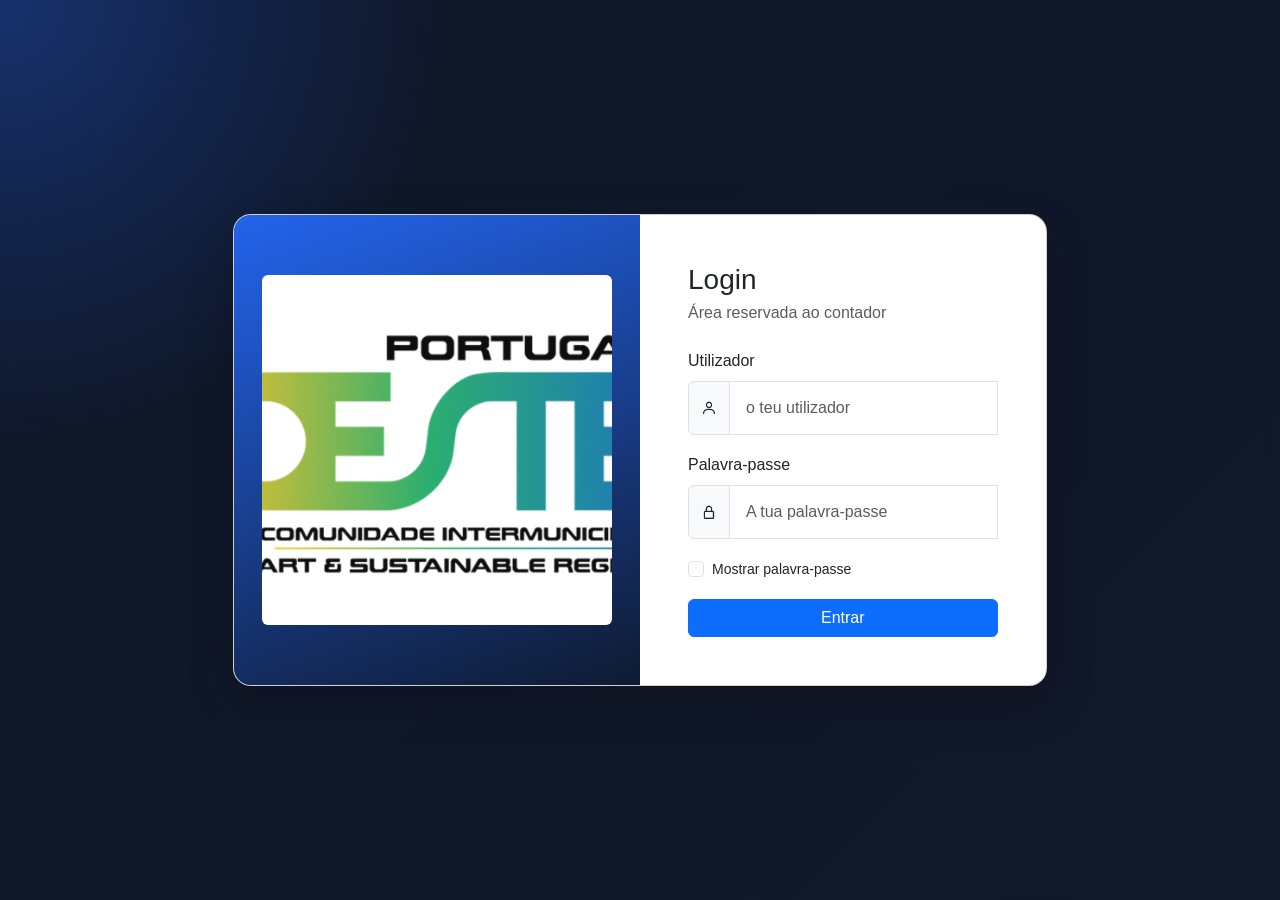
<file: Contador/BackOffice/index.html>
<!DOCTYPE html>
<html lang="pt">
<head>
    <meta charset="UTF-8">
    <meta name="viewport" content="width=device-width, initial-scale=1.0">
    <title>Backoffice | Mesa</title>
    <link rel="icon" href="assets/image/logo.ico">
    <meta name="robots" content="noindex">
    <link href="https://cdn.jsdelivr.net/npm/bootstrap@5.3.2/dist/css/bootstrap.min.css" rel="stylesheet">
    <link href="https://unpkg.com/boxicons@2.1.4/css/boxicons.min.css" rel="stylesheet">
    <link rel="stylesheet" href="assets/css/mesa.css">
</head>
<body class="mesa-body">
    <main class="container-fluid px-0 py-0 mesa-page">
        <div class="mesa-shell mx-auto">
            <header class="mesa-topbar mb-3">
                <div>
                    <p class="mesa-kicker mb-1">Mesa</p>
                    <h1 class="mesa-title mb-1">Níveis de assuntos</h1>
                    <p class="mesa-subtitle mb-0">Carrega em reset para desbloquear os temas e depois controla a fila dos partidos.</p>
                </div>
                <div class="mesa-userbox">
                    <div class="mesa-userchip">
                        <i class="bx bx-user-circle"></i>
                        <div>
                            <strong id="userName">Mesa</strong>
                            <small id="userRole">mesa</small>
                        </div>
                    </div>
                    <button class="btn btn-dark btn-sm" type="button" id="logoutBtn"><i class="bx bx-log-out me-1"></i>Sair</button>
                </div>
            </header>

            <div id="infoBanner" class="mb-3"></div>

            <section class="mesa-panel mesa-panel-top mb-3">
                <div class="d-flex flex-column flex-md-row justify-content-between align-items-start align-items-md-center gap-2 mb-3">
                    <div>
                        <div class="mesa-panel-label">Temas</div>
                        <h2 class="mesa-panel-title mb-0">Escolhe o nível de assunto</h2>
                    </div>
                    <button class="btn btn-outline-dark" type="button" id="resetBtn">
                        <i class="bx bx-reset me-1"></i>Reset
                    </button>
                </div>
                <div id="themeButtons" class="mesa-theme-strip"></div>
                <small id="themeHint" class="mesa-hint">Primeiro clica em reset para poderes escolher os temas.</small>
            </section>

            <section class="mesa-panel">
                <div class="d-flex flex-column flex-md-row justify-content-between align-items-start align-items-md-center gap-2 mb-3">
                    <div>
                        <div class="mesa-panel-label">Fila</div>
                        <h2 class="mesa-panel-title mb-0">Partidos</h2>
                    </div>
                    <span class="badge text-bg-light text-dark border">Tema ativo: <span id="selectedThemeLabel">Nenhum</span></span>
                </div>
                <div id="partiesGrid" class="mesa-party-grid"></div>
            </section>
        </div>
    </main>

    <script src="https://cdn.jsdelivr.net/npm/bootstrap@5.3.2/dist/js/bootstrap.bundle.min.js"></script>
    <script src="assets/js/mesa.js"></script>
</body>
</html>
</file>
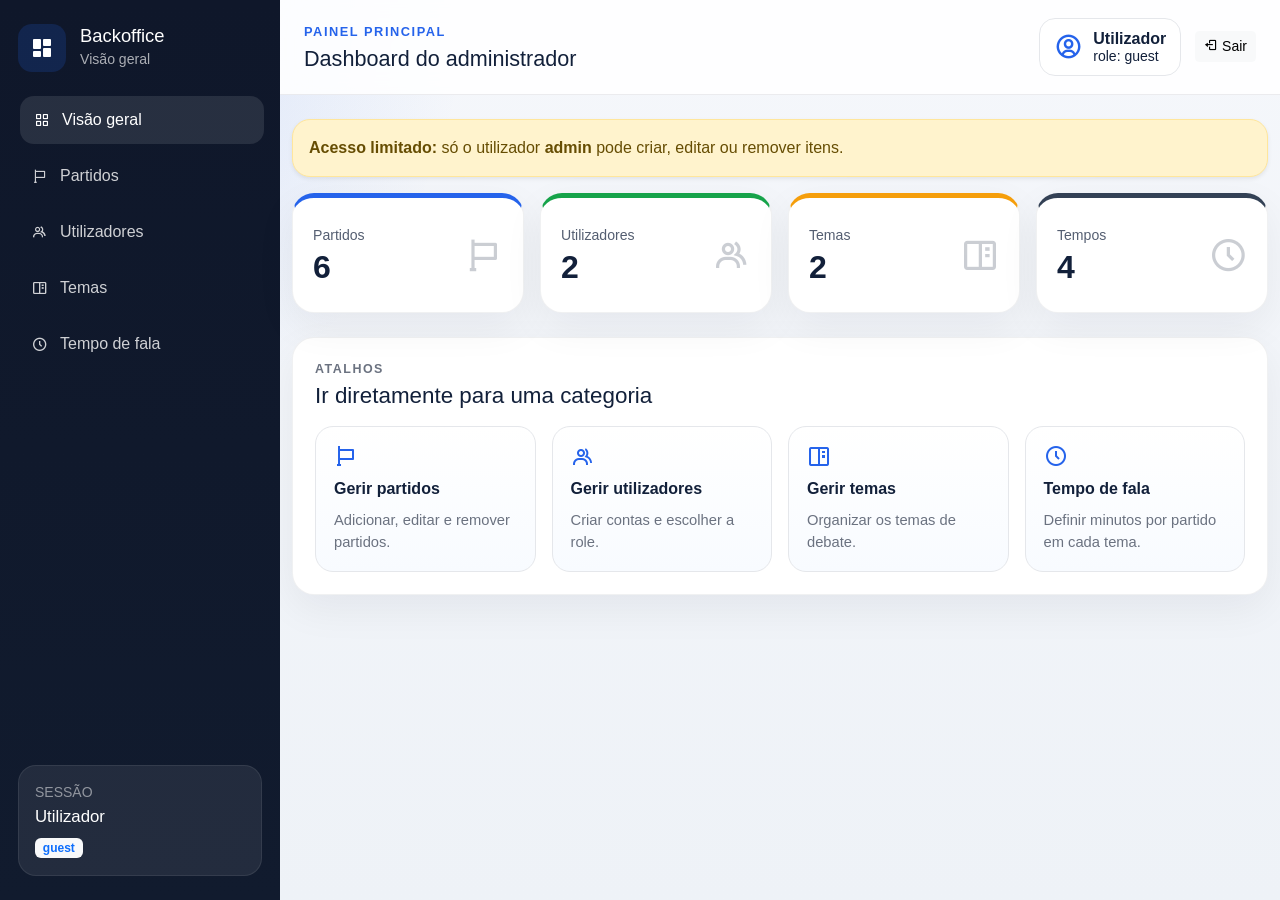
<file: Contador/BackOffice/admin/index.html>
<!doctype html>
<html lang="pt">
<head>
    <meta charset="utf-8">
    <meta name="viewport" content="width=device-width, initial-scale=1">
    <title>Backoffice | Visão Geral</title>
    <link rel="icon" href="../assets/image/logo.ico">
    <meta name="robots" content="noindex">
    <link href="https://cdn.jsdelivr.net/npm/bootstrap@5.3.2/dist/css/bootstrap.min.css" rel="stylesheet">
    <link href="https://unpkg.com/boxicons@2.1.4/css/boxicons.min.css" rel="stylesheet">
    <link rel="stylesheet" href="assets/css/admin.css">
</head>
<body data-page="overview">
    <div class="admin-app">
        <aside class="admin-sidebar" id="adminSidebar">
            <div class="sidebar-brand">
                <div class="brand-mark"><i class="bx bxs-dashboard"></i></div>
                <div>
                    <h1>Backoffice</h1>
                    <p>Visão geral</p>
                </div>
            </div>

            <nav class="sidebar-nav">
                <a href="index.html" class="nav-link active"><i class="bx bx-grid-alt"></i><span>Visão geral</span></a>
                <a href="partidos.html" class="nav-link"><i class="bx bx-flag"></i><span>Partidos</span></a>
                <a href="utilizadores.html" class="nav-link"><i class="bx bx-group"></i><span>Utilizadores</span></a>
                <a href="temas.html" class="nav-link"><i class="bx bx-book-content"></i><span>Temas</span></a>
                <a href="tempofala.html" class="nav-link"><i class="bx bx-time-five"></i><span>Tempo de fala</span></a>
            </nav>

            <div class="sidebar-card">
                <p class="mb-1 text-uppercase small text-white-50">Sessão</p>
                <h2 id="sidebarUserName">Admin</h2>
                <span class="badge text-bg-light text-primary" id="sidebarUserRole">admin</span>
            </div>
        </aside>

        <div class="admin-content">
            <header class="topbar">
                <button class="btn btn-outline-light d-lg-none" id="sidebarToggle" type="button"><i class="bx bx-menu"></i></button>
                <div>
                    <p class="topbar-kicker mb-1">Painel principal</p>
                    <h2 class="topbar-title mb-0">Dashboard do administrador</h2>
                </div>
                <div class="topbar-actions">
                    <div class="topbar-user">
                        <i class="bx bx-user-circle"></i>
                        <div>
                            <strong id="topbarUserName">Admin</strong>
                            <small id="topbarUserRole">role: admin</small>
                        </div>
                    </div>
                    <button class="btn btn-light btn-sm" type="button" id="logoutBtn"><i class="bx bx-log-out"></i> Sair</button>
                </div>
            </header>

            <main class="container-fluid py-4">
                <div id="accessAlert"></div>

                <section class="mb-4">
                    <div class="row g-3">
                        <div class="col-12 col-sm-6 col-xl-3">
                            <div class="stat-card stat-primary">
                                <div><span>Partidos</span><strong id="partyCountOverview">0</strong></div>
                                <i class="bx bx-flag"></i>
                            </div>
                        </div>
                        <div class="col-12 col-sm-6 col-xl-3">
                            <div class="stat-card stat-green">
                                <div><span>Utilizadores</span><strong id="userCountOverview">0</strong></div>
                                <i class="bx bx-group"></i>
                            </div>
                        </div>
                        <div class="col-12 col-sm-6 col-xl-3">
                            <div class="stat-card stat-orange">
                                <div><span>Temas</span><strong id="themeCountOverview">0</strong></div>
                                <i class="bx bx-book-content"></i>
                            </div>
                        </div>
                        <div class="col-12 col-sm-6 col-xl-3">
                            <div class="stat-card stat-dark">
                                <div><span>Tempos</span><strong id="timeCountOverview">0</strong></div>
                                <i class="bx bx-time-five"></i>
                            </div>
                        </div>
                    </div>
                </section>

                <section class="dashboard-section">
                    <div class="panel-card">
                        <div class="section-header">
                            <div>
                                <p class="section-kicker mb-1">Atalhos</p>
                                <h3 class="section-title mb-0">Ir diretamente para uma categoria</h3>
                            </div>
                        </div>

                        <div class="shortcut-grid">
                            <a class="shortcut-card" href="partidos.html">
                                <i class="bx bx-flag"></i>
                                <strong>Gerir partidos</strong>
                                <span>Adicionar, editar e remover partidos.</span>
                            </a>
                            <a class="shortcut-card" href="utilizadores.html">
                                <i class="bx bx-group"></i>
                                <strong>Gerir utilizadores</strong>
                                <span>Criar contas e escolher a role.</span>
                            </a>
                            <a class="shortcut-card" href="temas.html">
                                <i class="bx bx-book-content"></i>
                                <strong>Gerir temas</strong>
                                <span>Organizar os temas de debate.</span>
                            </a>
                            <a class="shortcut-card" href="tempofala.html">
                                <i class="bx bx-time-five"></i>
                                <strong>Tempo de fala</strong>
                                <span>Definir minutos por partido em cada tema.</span>
                            </a>
                        </div>
                    </div>
                </section>
            </main>
        </div>
    </div>

    <script src="https://cdn.jsdelivr.net/npm/bootstrap@5.3.2/dist/js/bootstrap.bundle.min.js"></script>
    <script src="assets/js/admin.js"></script>
</body>
</html>
</file>
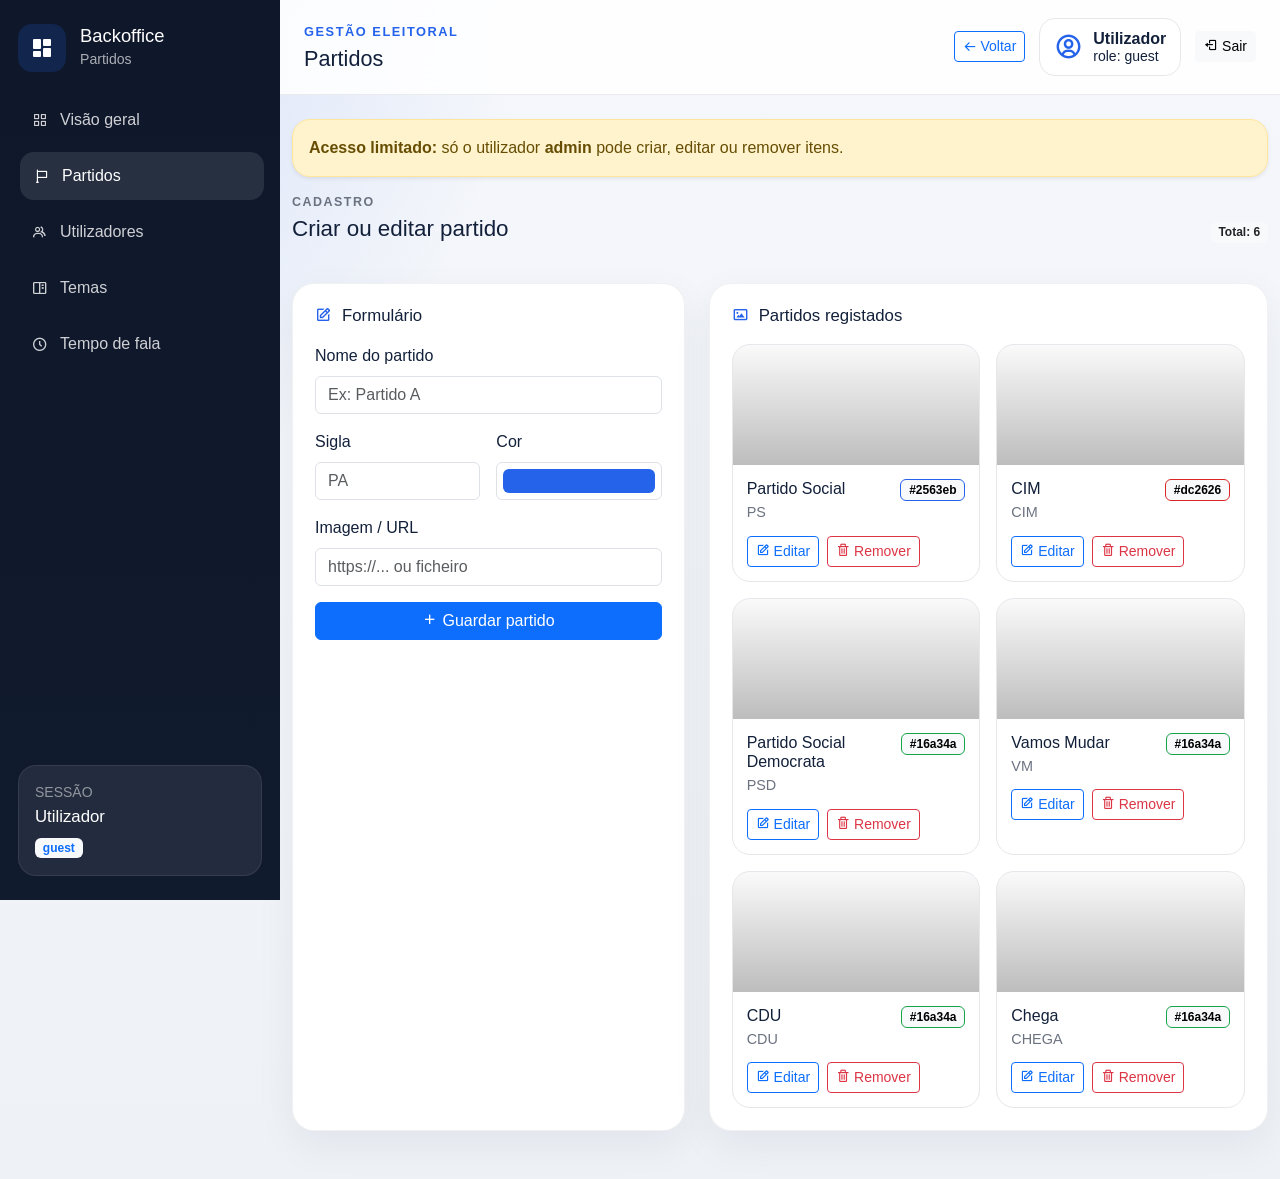
<file: Contador/BackOffice/admin/partidos.html>
<!doctype html>
<html lang="pt">
<head>
    <meta charset="utf-8">
    <meta name="viewport" content="width=device-width, initial-scale=1">
    <title>Backoffice | Partidos</title>
    <meta name="robots" content="noindex">
    <link href="https://cdn.jsdelivr.net/npm/bootstrap@5.3.2/dist/css/bootstrap.min.css" rel="stylesheet">
    <link href="https://unpkg.com/boxicons@2.1.4/css/boxicons.min.css" rel="stylesheet">
    <link rel="stylesheet" href="assets/css/admin.css">
</head>
<body data-page="partidos">
    <div class="admin-app">
        <aside class="admin-sidebar" id="adminSidebar">
            <div class="sidebar-brand"><div class="brand-mark"><i class="bx bxs-dashboard"></i></div><div><h1>Backoffice</h1><p>Partidos</p></div></div>
            <nav class="sidebar-nav">
                <a href="index.html" class="nav-link"><i class="bx bx-grid-alt"></i><span>Visão geral</span></a>
                <a href="partidos.html" class="nav-link active"><i class="bx bx-flag"></i><span>Partidos</span></a>
                <a href="utilizadores.html" class="nav-link"><i class="bx bx-group"></i><span>Utilizadores</span></a>
                <a href="temas.html" class="nav-link"><i class="bx bx-book-content"></i><span>Temas</span></a>
                <a href="tempofala.html" class="nav-link"><i class="bx bx-time-five"></i><span>Tempo de fala</span></a>
            </nav>
            <div class="sidebar-card"><p class="mb-1 text-uppercase small text-white-50">Sessão</p><h2 id="sidebarUserName">Admin</h2><span class="badge text-bg-light text-primary" id="sidebarUserRole">admin</span></div>
        </aside>
        <div class="admin-content">
            <header class="topbar">
                <button class="btn btn-outline-light d-lg-none" id="sidebarToggle" type="button"><i class="bx bx-menu"></i></button>
                <div><p class="topbar-kicker mb-1">Gestão eleitoral</p><h2 class="topbar-title mb-0">Partidos</h2></div>
                <div class="topbar-actions"><div class="topbar-user"><i class="bx bx-user-circle"></i><div><strong id="topbarUserName">Admin</strong><small id="topbarUserRole">role: admin</small></div></div><button class="btn btn-light btn-sm" type="button" id="logoutBtn"><i class="bx bx-log-out"></i> Sair</button></div>
            </header>
            <main class="container-fluid py-4">
                <div id="accessAlert"></div>
                <section class="dashboard-section mb-4">
                    <div class="section-header"><div><p class="section-kicker mb-1">Cadastro</p><h3 class="section-title mb-0">Criar ou editar partido</h3></div><span class="badge text-bg-light text-dark">Total: <span id="partyCount">0</span></span></div>
                    <div class="row g-4 mt-1">
                        <div class="col-12 col-xl-5">
                            <div class="panel-card h-100">
                                <h4 class="panel-title"><i class="bx bx-edit"></i> Formulário</h4>
                                <form id="partyForm" class="row g-3">
                                    <div class="col-12"><label class="form-label" for="partyName">Nome do partido</label><input class="form-control" id="partyName" type="text" placeholder="Ex: Partido A"></div>
                                    <div class="col-12 col-md-6"><label class="form-label" for="partyShort">Sigla</label><input class="form-control" id="partyShort" type="text" placeholder="PA"></div>
                                    <div class="col-12 col-md-6"><label class="form-label" for="partyColor">Cor</label><input class="form-control form-control-color w-100" id="partyColor" type="color" value="#2563eb"></div>
                                    <div class="col-12"><label class="form-label" for="partyImage">Imagem / URL</label><input class="form-control" id="partyImage" type="text" placeholder="https://... ou ficheiro"></div>
                                    <div class="col-12 d-grid"><button class="btn btn-primary" id="partySubmitButton" type="submit"><i class="bx bx-plus"></i> Guardar partido</button></div>
                                    <div class="col-12 d-grid"><button class="btn btn-outline-secondary d-none" type="button" id="cancelPartyEdit"><i class="bx bx-x"></i> Cancelar edição</button></div>
                                </form>
                            </div>
                        </div>
                        <div class="col-12 col-xl-7">
                            <div class="panel-card h-100">
                                <h4 class="panel-title"><i class="bx bx-image"></i> Partidos registados</h4>
                                <div class="party-grid" id="partyGrid"></div>
                            </div>
                        </div>
                    </div>
                </section>
            </main>
        </div>
    </div>
    <script src="https://cdn.jsdelivr.net/npm/bootstrap@5.3.2/dist/js/bootstrap.bundle.min.js"></script>
    <script src="assets/js/admin.js"></script>
</body>
</html>
</file>
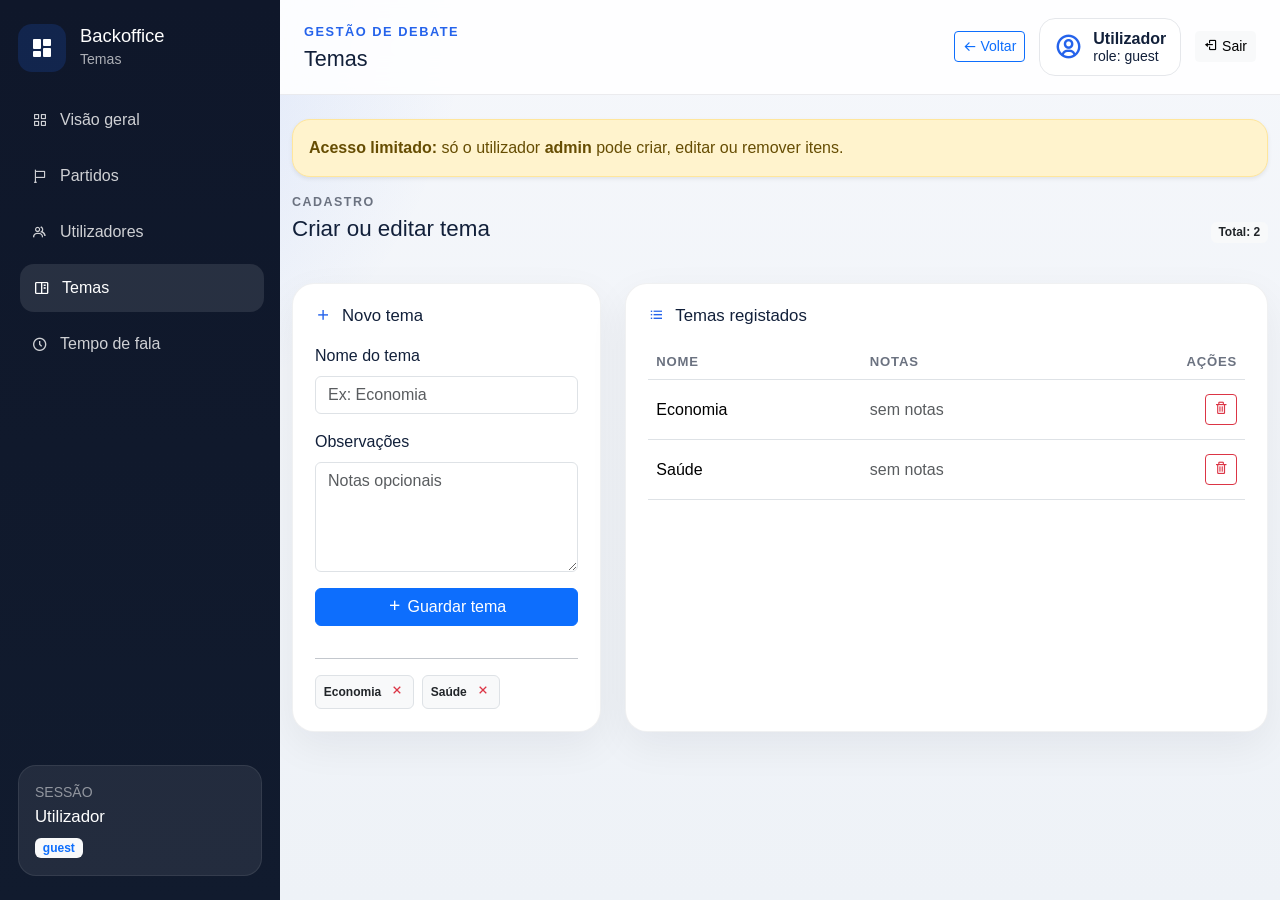
<file: Contador/BackOffice/admin/temas.html>
<!doctype html>
<html lang="pt">
<head>
    <meta charset="utf-8">
    <meta name="viewport" content="width=device-width, initial-scale=1">
    <title>Backoffice | Temas</title>
    <meta name="robots" content="noindex">
    <link href="https://cdn.jsdelivr.net/npm/bootstrap@5.3.2/dist/css/bootstrap.min.css" rel="stylesheet">
    <link href="https://unpkg.com/boxicons@2.1.4/css/boxicons.min.css" rel="stylesheet">
    <link rel="stylesheet" href="assets/css/admin.css">
</head>
<body data-page="temas">
    <div class="admin-app">
        <aside class="admin-sidebar" id="adminSidebar">
            <div class="sidebar-brand"><div class="brand-mark"><i class="bx bxs-dashboard"></i></div><div><h1>Backoffice</h1><p>Temas</p></div></div>
            <nav class="sidebar-nav">
                <a href="index.html" class="nav-link"><i class="bx bx-grid-alt"></i><span>Visão geral</span></a>
                <a href="partidos.html" class="nav-link"><i class="bx bx-flag"></i><span>Partidos</span></a>
                <a href="utilizadores.html" class="nav-link"><i class="bx bx-group"></i><span>Utilizadores</span></a>
                <a href="temas.html" class="nav-link active"><i class="bx bx-book-content"></i><span>Temas</span></a>
                <a href="tempofala.html" class="nav-link"><i class="bx bx-time-five"></i><span>Tempo de fala</span></a>
            </nav>
            <div class="sidebar-card"><p class="mb-1 text-uppercase small text-white-50">Sessão</p><h2 id="sidebarUserName">Admin</h2><span class="badge text-bg-light text-primary" id="sidebarUserRole">admin</span></div>
        </aside>
        <div class="admin-content">
            <header class="topbar">
                <button class="btn btn-outline-light d-lg-none" id="sidebarToggle" type="button"><i class="bx bx-menu"></i></button>
                <div><p class="topbar-kicker mb-1">Gestão de debate</p><h2 class="topbar-title mb-0">Temas</h2></div>
                <div class="topbar-actions"><div class="topbar-user"><i class="bx bx-user-circle"></i><div><strong id="topbarUserName">Admin</strong><small id="topbarUserRole">role: admin</small></div></div><button class="btn btn-light btn-sm" type="button" id="logoutBtn"><i class="bx bx-log-out"></i> Sair</button></div>
            </header>
            <main class="container-fluid py-4">
                <div id="accessAlert"></div>
                <section class="dashboard-section mb-4">
                    <div class="section-header"><div><p class="section-kicker mb-1">Cadastro</p><h3 class="section-title mb-0">Criar ou editar tema</h3></div><span class="badge text-bg-light text-dark">Total: <span id="themeCount">0</span></span></div>
                    <div class="row g-4 mt-1">
                        <div class="col-12 col-xl-4">
                            <div class="panel-card h-100">
                                <h4 class="panel-title"><i class="bx bx-plus"></i> Novo tema</h4>
                                <form id="themeForm" class="row g-3">
                                    <div class="col-12"><label class="form-label" for="themeName">Nome do tema</label><input class="form-control" id="themeName" type="text" placeholder="Ex: Economia"></div>
                                    <div class="col-12"><label class="form-label" for="themeNotes">Observações</label><textarea class="form-control" id="themeNotes" rows="4" placeholder="Notas opcionais"></textarea></div>
                                    <div class="col-12 d-grid"><button class="btn btn-primary" id="themeSubmitButton" type="submit"><i class="bx bx-plus"></i> Guardar tema</button></div>
                                    <div class="col-12 d-grid"><button class="btn btn-outline-secondary d-none" type="button" id="cancelThemeEdit"><i class="bx bx-x"></i> Cancelar edição</button></div>
                                </form>
                                <hr>
                                <div class="d-flex flex-wrap gap-2" id="themeBadges"></div>
                            </div>
                        </div>
                        <div class="col-12 col-xl-8">
                            <div class="panel-card h-100">
                                <h4 class="panel-title"><i class="bx bx-list-ul"></i> Temas registados</h4>
                                <div class="table-responsive">
                                    <table class="table align-middle table-hover users-table">
                                        <thead><tr><th>Nome</th><th>Notas</th><th class="text-end">Ações</th></tr></thead>
                                        <tbody id="temasTable"></tbody>
                                    </table>
                                </div>
                            </div>
                        </div>
                    </div>
                </section>
            </main>
        </div>
    </div>
    <script src="https://cdn.jsdelivr.net/npm/bootstrap@5.3.2/dist/js/bootstrap.bundle.min.js"></script>
    <script src="assets/js/admin.js"></script>
</body>
</html>
</file>
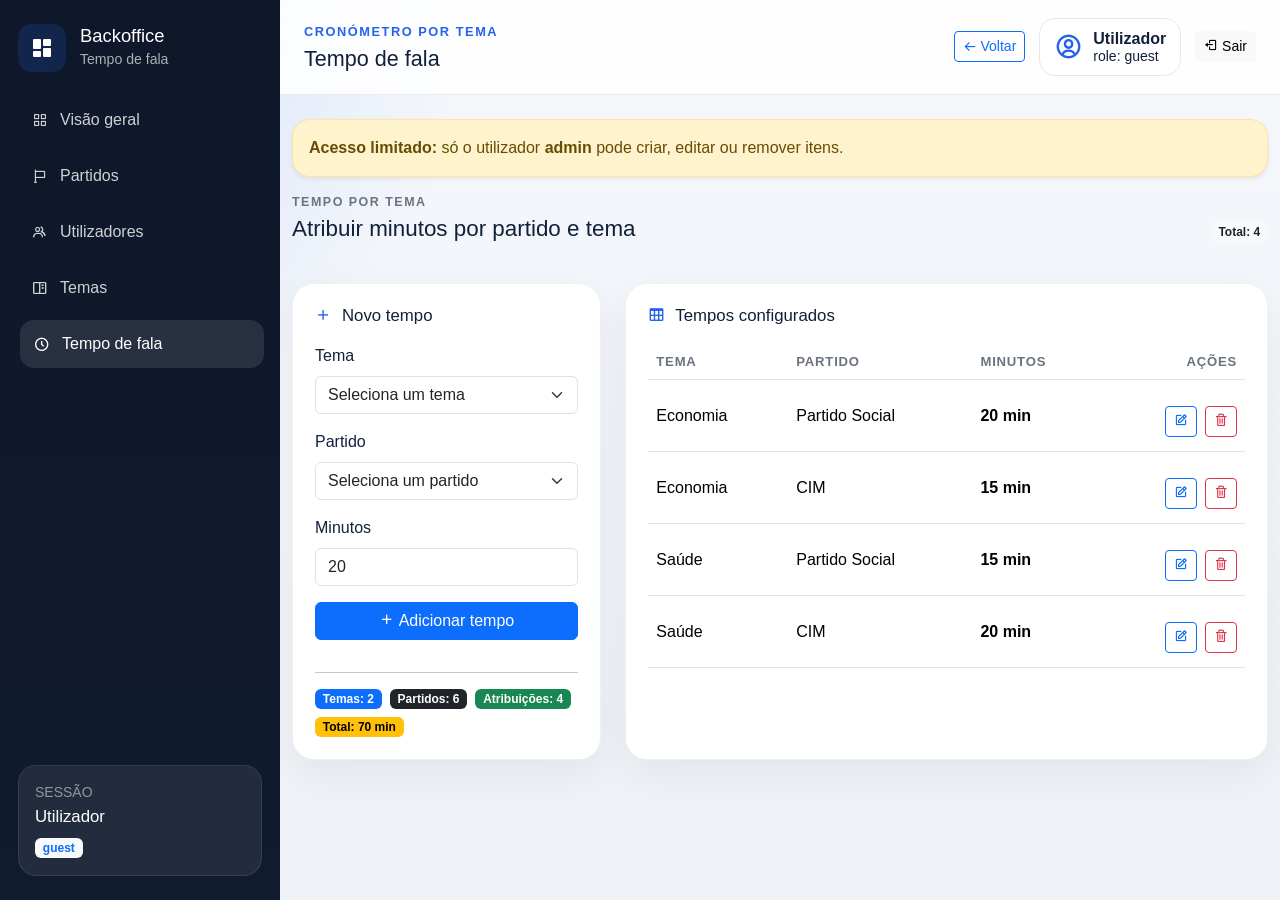
<file: Contador/BackOffice/admin/tempofala.html>
<!doctype html>
<html lang="pt">
<head>
    <meta charset="utf-8">
    <meta name="viewport" content="width=device-width, initial-scale=1">
    <title>Backoffice | Tempo de Fala</title>
    <meta name="robots" content="noindex">
    <link href="https://cdn.jsdelivr.net/npm/bootstrap@5.3.2/dist/css/bootstrap.min.css" rel="stylesheet">
    <link href="https://unpkg.com/boxicons@2.1.4/css/boxicons.min.css" rel="stylesheet">
    <link rel="stylesheet" href="assets/css/admin.css">
</head>
<body data-page="tempofala">
    <div class="admin-app">
        <aside class="admin-sidebar" id="adminSidebar">
            <div class="sidebar-brand"><div class="brand-mark"><i class="bx bxs-dashboard"></i></div><div><h1>Backoffice</h1><p>Tempo de fala</p></div></div>
            <nav class="sidebar-nav">
                <a href="index.html" class="nav-link"><i class="bx bx-grid-alt"></i><span>Visão geral</span></a>
                <a href="partidos.html" class="nav-link"><i class="bx bx-flag"></i><span>Partidos</span></a>
                <a href="utilizadores.html" class="nav-link"><i class="bx bx-group"></i><span>Utilizadores</span></a>
                <a href="temas.html" class="nav-link"><i class="bx bx-book-content"></i><span>Temas</span></a>
                <a href="tempofala.html" class="nav-link active"><i class="bx bx-time-five"></i><span>Tempo de fala</span></a>
            </nav>
            <div class="sidebar-card"><p class="mb-1 text-uppercase small text-white-50">Sessão</p><h2 id="sidebarUserName">Admin</h2><span class="badge text-bg-light text-primary" id="sidebarUserRole">admin</span></div>
        </aside>
        <div class="admin-content">
            <header class="topbar">
                <button class="btn btn-outline-light d-lg-none" id="sidebarToggle" type="button"><i class="bx bx-menu"></i></button>
                <div><p class="topbar-kicker mb-1">Cronómetro por tema</p><h2 class="topbar-title mb-0">Tempo de fala</h2></div>
                <div class="topbar-actions"><div class="topbar-user"><i class="bx bx-user-circle"></i><div><strong id="topbarUserName">Admin</strong><small id="topbarUserRole">role: admin</small></div></div><button class="btn btn-light btn-sm" type="button" id="logoutBtn"><i class="bx bx-log-out"></i> Sair</button></div>
            </header>
            <main class="container-fluid py-4">
                <div id="accessAlert"></div>
                <section class="dashboard-section mb-4">
                    <div class="section-header"><div><p class="section-kicker mb-1">Tempo por tema</p><h3 class="section-title mb-0">Atribuir minutos por partido e tema</h3></div><span class="badge text-bg-light text-dark">Total: <span id="timeSummary">0</span></span></div>
                    <div class="row g-4 mt-1">
                        <div class="col-12 col-xl-4">
                            <div class="panel-card h-100">
                                <h4 class="panel-title"><i class="bx bx-plus"></i> Novo tempo</h4>
                                <form id="speakingTimeForm" class="row g-3">
                                    <div class="col-12"><label class="form-label" for="speakingTheme">Tema</label><select class="form-select" id="speakingTheme"></select></div>
                                    <div class="col-12"><label class="form-label" for="speakingParty">Partido</label><select class="form-select" id="speakingParty"></select></div>
                                    <div class="col-12"><label class="form-label" for="speakingMinutes">Minutos</label><input class="form-control" id="speakingMinutes" type="number" min="1" step="1" value="20"></div>
                                    <div class="col-12 d-grid"><button class="btn btn-primary" id="speakingTimeSubmitButton" type="submit"><i class="bx bx-plus"></i> Adicionar tempo</button></div>
                                    <div class="col-12 d-grid"><button class="btn btn-outline-secondary d-none" type="button" id="cancelSpeakingTimeEdit"><i class="bx bx-x"></i> Cancelar edição</button></div>
                                </form>
                                <hr>
                                <div class="d-flex flex-wrap gap-2" id="timeBadges"></div>
                            </div>
                        </div>
                        <div class="col-12 col-xl-8">
                            <div class="panel-card h-100">
                                <h4 class="panel-title"><i class="bx bx-table"></i> Tempos configurados</h4>
                                <div class="table-responsive">
                                    <table class="table align-middle table-hover users-table">
                                        <thead><tr><th>Tema</th><th>Partido</th><th>Minutos</th><th class="text-end">Ações</th></tr></thead>
                                        <tbody id="tempofalaTable"></tbody>
                                    </table>
                                </div>
                            </div>
                        </div>
                    </div>
                </section>
            </main>
        </div>
    </div>
    <script src="https://cdn.jsdelivr.net/npm/bootstrap@5.3.2/dist/js/bootstrap.bundle.min.js"></script>
    <script src="assets/js/admin.js"></script>
</body>
</html>
</file>
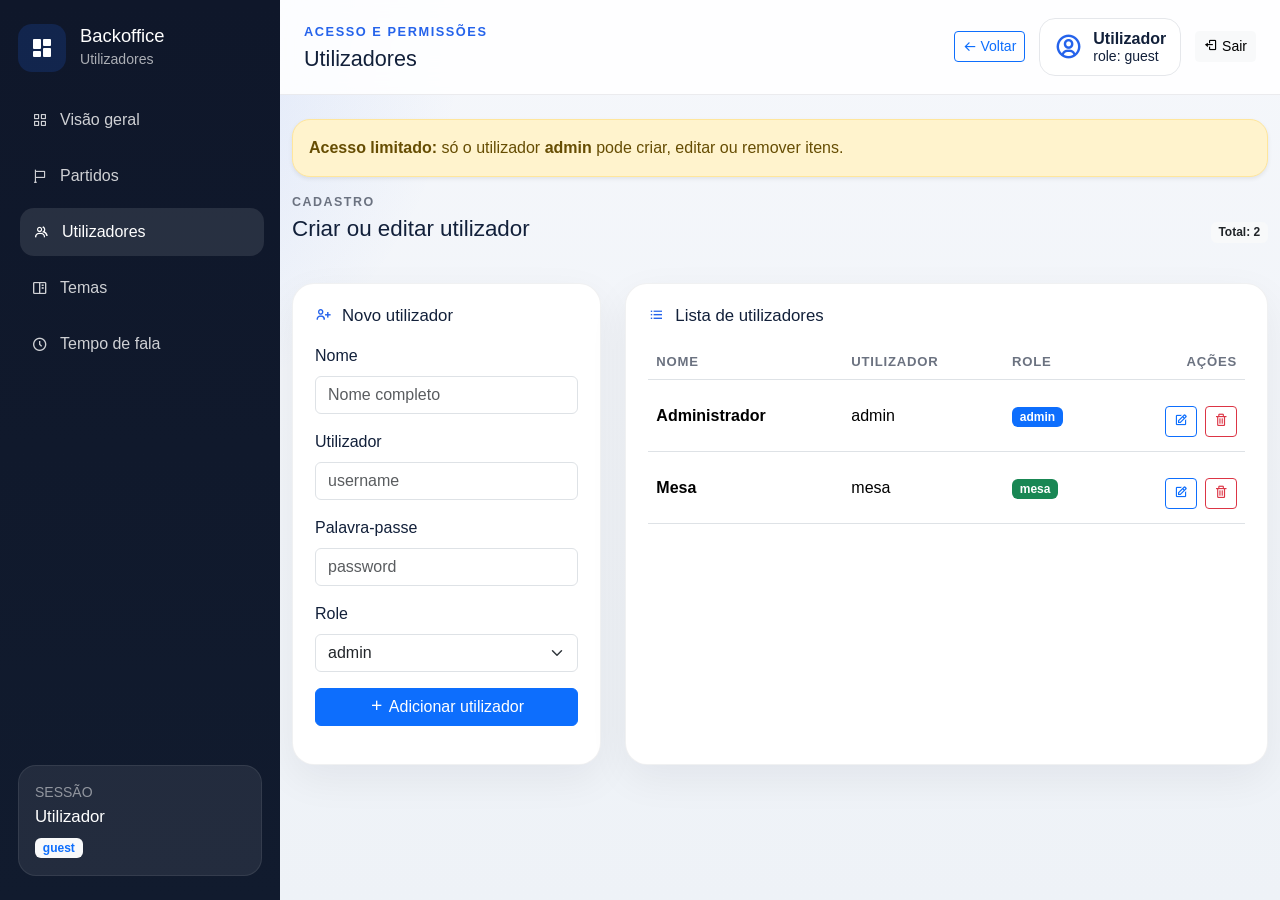
<file: Contador/BackOffice/admin/utilizadores.html>
<!doctype html>
<html lang="pt">
<head>
    <meta charset="utf-8">
    <meta name="viewport" content="width=device-width, initial-scale=1">
    <title>Backoffice | Utilizadores</title>
    <meta name="robots" content="noindex">
    <link href="https://cdn.jsdelivr.net/npm/bootstrap@5.3.2/dist/css/bootstrap.min.css" rel="stylesheet">
    <link href="https://unpkg.com/boxicons@2.1.4/css/boxicons.min.css" rel="stylesheet">
    <link rel="stylesheet" href="assets/css/admin.css">
</head>
<body data-page="utilizadores">
    <div class="admin-app">
        <aside class="admin-sidebar" id="adminSidebar">
            <div class="sidebar-brand"><div class="brand-mark"><i class="bx bxs-dashboard"></i></div><div><h1>Backoffice</h1><p>Utilizadores</p></div></div>
            <nav class="sidebar-nav">
                <a href="index.html" class="nav-link"><i class="bx bx-grid-alt"></i><span>Visão geral</span></a>
                <a href="partidos.html" class="nav-link"><i class="bx bx-flag"></i><span>Partidos</span></a>
                <a href="utilizadores.html" class="nav-link active"><i class="bx bx-group"></i><span>Utilizadores</span></a>
                <a href="temas.html" class="nav-link"><i class="bx bx-book-content"></i><span>Temas</span></a>
                <a href="tempofala.html" class="nav-link"><i class="bx bx-time-five"></i><span>Tempo de fala</span></a>
            </nav>
            <div class="sidebar-card"><p class="mb-1 text-uppercase small text-white-50">Sessão</p><h2 id="sidebarUserName">Admin</h2><span class="badge text-bg-light text-primary" id="sidebarUserRole">admin</span></div>
        </aside>
        <div class="admin-content">
            <header class="topbar">
                <button class="btn btn-outline-light d-lg-none" id="sidebarToggle" type="button"><i class="bx bx-menu"></i></button>
                <div><p class="topbar-kicker mb-1">Acesso e permissões</p><h2 class="topbar-title mb-0">Utilizadores</h2></div>
                <div class="topbar-actions"><div class="topbar-user"><i class="bx bx-user-circle"></i><div><strong id="topbarUserName">Admin</strong><small id="topbarUserRole">role: admin</small></div></div><button class="btn btn-light btn-sm" type="button" id="logoutBtn"><i class="bx bx-log-out"></i> Sair</button></div>
            </header>
            <main class="container-fluid py-4">
                <div id="accessAlert"></div>
                <section class="dashboard-section mb-4">
                    <div class="section-header"><div><p class="section-kicker mb-1">Cadastro</p><h3 class="section-title mb-0">Criar ou editar utilizador</h3></div><span class="badge text-bg-light text-dark">Total: <span id="userCount">0</span></span></div>
                    <div class="row g-4 mt-1">
                        <div class="col-12 col-xl-4">
                            <div class="panel-card h-100">
                                <h4 class="panel-title"><i class="bx bx-user-plus"></i> Novo utilizador</h4>
                                <form id="userForm" class="row g-3">
                                    <div class="col-12"><label class="form-label" for="userName">Nome</label><input class="form-control" id="userName" type="text" placeholder="Nome completo"></div>
                                    <div class="col-12"><label class="form-label" for="userUsername">Utilizador</label><input class="form-control" id="userUsername" type="text" placeholder="username"></div>
                                    <div class="col-12"><label class="form-label" for="userPassword">Palavra-passe</label><input class="form-control" id="userPassword" type="text" placeholder="password"></div>
                                    <div class="col-12"><label class="form-label" for="userRole">Role</label><select class="form-select" id="userRole"><option value="admin">admin</option><option value="mesa">mesa</option><option value="editor">editor</option><option value="viewer">viewer</option></select></div>
                                    <div class="col-12 d-grid"><button class="btn btn-primary" id="userSubmitButton" type="submit"><i class="bx bx-plus"></i> Adicionar utilizador</button></div>
                                    <div class="col-12 d-grid"><button class="btn btn-outline-secondary d-none" type="button" id="cancelUserEdit"><i class="bx bx-x"></i> Cancelar edição</button></div>
                                </form>
                            </div>
                        </div>
                        <div class="col-12 col-xl-8">
                            <div class="panel-card h-100">
                                <h4 class="panel-title"><i class="bx bx-list-ul"></i> Lista de utilizadores</h4>
                                <div class="table-responsive">
                                    <table class="table align-middle table-hover users-table">
                                        <thead><tr><th>Nome</th><th>Utilizador</th><th>Role</th><th class="text-end">Ações</th></tr></thead>
                                        <tbody id="usersTable"></tbody>
                                    </table>
                                </div>
                            </div>
                        </div>
                    </div>
                </section>
            </main>
        </div>
    </div>
    <script src="https://cdn.jsdelivr.net/npm/bootstrap@5.3.2/dist/js/bootstrap.bundle.min.js"></script>
    <script src="assets/js/admin.js"></script>
</body>
</html>
</file>
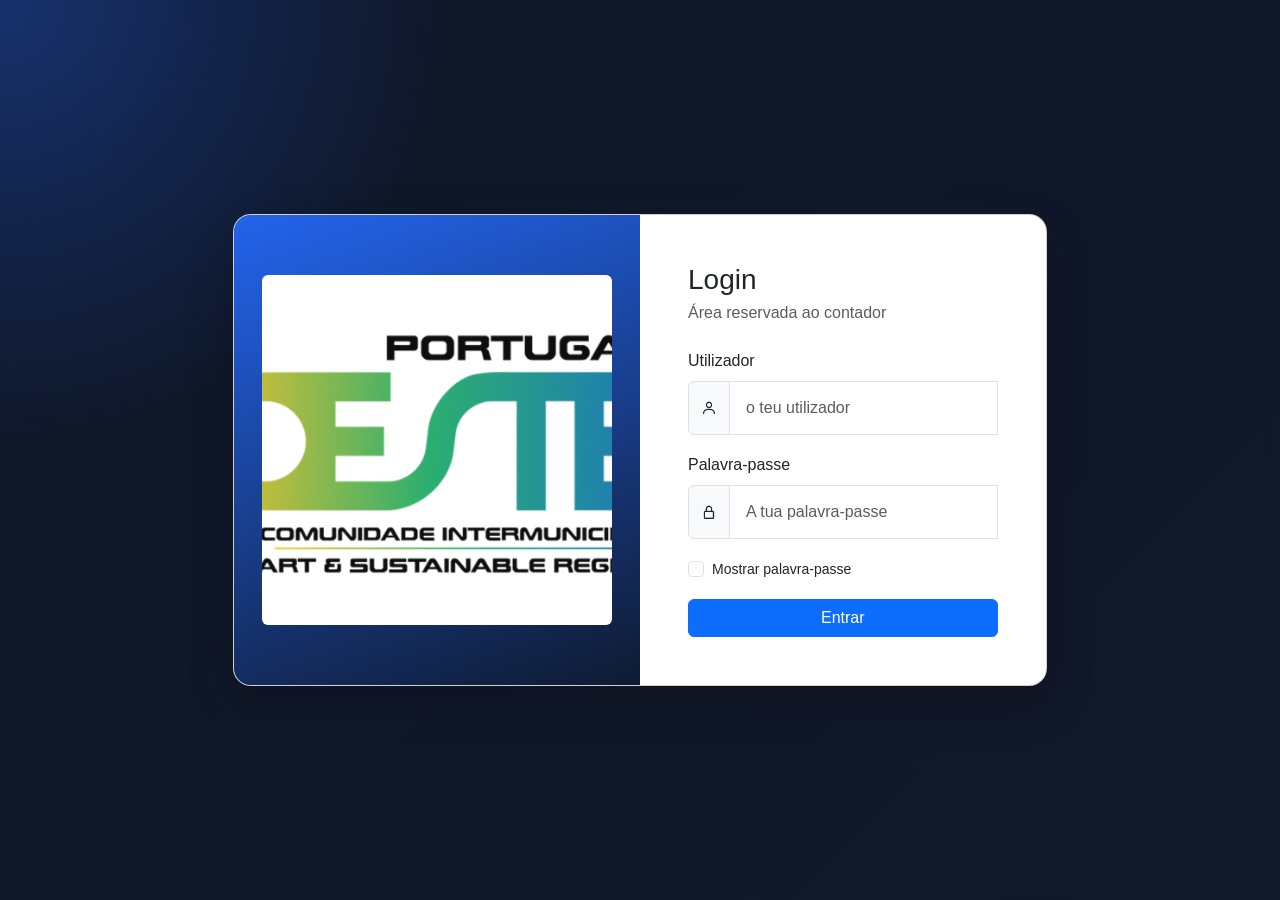
<file: Contador/BackOffice/auth/login.html>
<!doctype html>
<html lang="pt">
    <head>
        <meta charset="utf-8">
        <meta name="viewport" content="width=device-width, initial-scale=1">
        <title>OesteCIM | Login</title>
        <link rel="icon" href="/assets/image/logo.ico">
        <meta name="robots" content="noindex">
        <!-- Bootstrap CSS -->
        <link href="https://cdn.jsdelivr.net/npm/bootstrap@5.3.2/dist/css/bootstrap.min.css" rel="stylesheet">
        <!-- Boxicons -->
        <link href="https://unpkg.com/boxicons@2.1.4/css/boxicons.min.css" rel="stylesheet">
        <!-- Custom CSS -->
        <link rel="stylesheet" href="assets/css/login.css">
    </head>
    <body>
        <main class="container-fluid vh-100 d-flex align-items-center justify-content-center">
            <div class="row w-100 justify-content-center">
                <div class="col-12 col-md-10 col-lg-8">
                    <div class="card shadow-lg overflow-hidden">
                        <div class="row g-0">
                            <div class="col-12 col-md-6 d-none d-md-flex align-items-center justify-content-center bg-primary text-white login-visual">
                                <img src="../assets/image/logo.png" alt="Login image" class="img-fluid rounded m-4" style="max-height:420px; object-fit:cover;">
                            </div>
                            <div class="col-12 col-md-6 p-4 p-md-5">
                                <div class="mb-4 text-center text-md-start">
                                    <h1 class="h3 mb-1">Login</h1>
                                    <p class="text-muted mb-0">Área reservada ao contador</p>
                                </div>

                                <form id="loginForm" class="needs-validation" novalidate>
                                    <div id="loginMessage"></div>

                                    <div class="mb-3">
                                        <label for="username" class="form-label">Utilizador</label>
                                        <div class="input-group">
                                            <span class="input-group-text"><i class="bx bx-user"></i></span>
                                            <input type="text" class="form-control" id="username" name="username" placeholder="o teu utilizador" required>
                                            <div class="invalid-feedback">Por favor insere o utilizador.</div>
                                        </div>
                                    </div>

                                    <div class="mb-3">
                                        <label for="password" class="form-label">Palavra-passe</label>
                                        <div class="input-group">
                                            <span class="input-group-text"><i class="bx bx-lock-alt"></i></span>
                                            <input type="password" class="form-control" id="password" name="password" placeholder="A tua palavra-passe" required>
                                            <div class="invalid-feedback">Por favor insere a palavra-passe.</div>
                                        </div>
                                    </div>

                                    <div class="d-flex justify-content-between align-items-center mb-3">
                                        <div class="form-check">
                                            <input class="form-check-input" type="checkbox" id="showPassword">
                                            <label class="form-check-label small" for="showPassword">Mostrar palavra-passe</label>
                                        </div>
                                    </div>

                                    <button class="btn btn-primary w-100" type="submit" id="loginBtn">Entrar</button>
                                </form>
                            </div>
                        </div>
                    </div>
                </div>
            </div>
        </main>

        <!-- Bootstrap JS Bundle -->
        <script src="https://cdn.jsdelivr.net/npm/bootstrap@5.3.2/dist/js/bootstrap.bundle.min.js"></script>
        <script src="assets/js/login.js"></script>
    </body>
</html>
</file>
<file: Contador/BackOffice/assets/css/mesa.css>
body.mesa-body {
    color: #101828;
    background:
        radial-gradient(circle at top left, rgba(37, 99, 235, 0.12), transparent 30%),
        radial-gradient(circle at top right, rgba(22, 163, 74, 0.08), transparent 28%),
        #f6f7fb;
}

.mesa-page {
    min-height: 100vh;
    width: 100%;
}

.mesa-shell {
    max-width: none;
    width: 100%;
    padding: 0 1rem;
}

.mesa-topbar,
.mesa-panel {
    border: 1px solid rgba(148, 163, 184, 0.25);
    background: rgba(255, 255, 255, 0.9);
    backdrop-filter: blur(12px);
    border-radius: 1.25rem;
    box-shadow: 0 18px 40px rgba(15, 23, 42, 0.06);
}

.mesa-topbar {
    display: flex;
    align-items: center;
    justify-content: space-between;
    gap: 1rem;
    padding: 1.15rem 1.25rem;
}

.mesa-kicker,
.mesa-panel-label {
    text-transform: uppercase;
    letter-spacing: 0.12em;
    font-size: 0.72rem;
    font-weight: 700;
    color: #667085;
}

.mesa-title,
.mesa-panel-title {
    font-weight: 800;
    color: #101828;
}

.mesa-title {
    font-size: clamp(1.5rem, 2.5vw, 2.2rem);
}

.mesa-subtitle,
.mesa-hint,
.mesa-party-meta,
.mesa-party-description {
    color: #667085;
}

.mesa-userbox {
    display: flex;
    align-items: center;
    gap: 0.75rem;
    flex-wrap: wrap;
    justify-content: flex-end;
}

.mesa-userchip {
    display: flex;
    align-items: center;
    gap: 0.75rem;
    padding: 0.65rem 0.85rem;
    border-radius: 999px;
    background: #fff;
    border: 1px solid rgba(148, 163, 184, 0.3);
}

.mesa-userchip i {
    font-size: 1.5rem;
    color: #344054;
}

.mesa-userchip strong,
.mesa-userchip small {
    display: block;
    line-height: 1.2;
}

.mesa-userchip small {
    color: #667085;
}

.mesa-panel {
    padding: 1.1rem;
}

.mesa-panel-top {
    margin-top: 0;
}

.mesa-theme-strip {
    display: flex;
    flex-wrap: wrap;
    gap: 0.75rem;
}

.mesa-theme-btn {
    display: inline-flex;
    align-items: center;
    gap: 0.75rem;
    min-height: 3.15rem;
    padding: 0.8rem 1rem;
    border-radius: 999px;
    border: 1px solid #d0d5dd;
    background: #fff;
    color: #101828;
    font-weight: 700;
}

.mesa-theme-btn.is-active {
    border-color: #101828;
    background: #101828;
    color: #fff;
}

.mesa-theme-btn:disabled {
    opacity: 0.45;
    cursor: not-allowed;
}

.mesa-theme-index {
    display: inline-grid;
    place-items: center;
    width: 2rem;
    height: 2rem;
    border-radius: 999px;
    background: rgba(16, 24, 40, 0.08);
    font-size: 0.8rem;
}

.mesa-theme-btn.is-active .mesa-theme-index {
    background: rgba(255, 255, 255, 0.18);
}

.mesa-hint {
    display: block;
    margin-top: 0.9rem;
}

.mesa-party-grid {
    display: grid;
    grid-template-columns: repeat(auto-fit, minmax(250px, 1fr));
    gap: 0.9rem;
}

.mesa-party,
.mesa-empty {
    border-radius: 1rem;
    border: 1px solid rgba(148, 163, 184, 0.24);
    background: #fff;
    overflow: hidden;
}

.mesa-party {
    display: grid;
    grid-template-columns: 104px minmax(0, 1fr);
    min-height: 168px;
}

.mesa-party.is-running {
    border-color: rgba(22, 163, 74, 0.35);
    box-shadow: 0 12px 28px rgba(22, 163, 74, 0.14);
}

.mesa-party.is-expired {
    border-color: rgba(220, 38, 38, 0.45);
    box-shadow: 0 12px 28px rgba(220, 38, 38, 0.14);
    animation: mesa-expired-blink 1s steps(2, end) infinite;
}

.mesa-party-image-wrap {
    background: #e5e7eb;
}

.mesa-party-image {
    width: 100%;
    height: 100%;
    object-fit: cover;
}

.mesa-party-content {
    padding: 0.95rem;
}

.mesa-party-name {
    font-size: 1.05rem;
    font-weight: 800;
    margin: 0;
}

.mesa-time-line {
    display: grid;
    grid-template-columns: auto minmax(0, 1fr);
    gap: 0.9rem;
    align-items: end;
    margin-top: 0.75rem;
}

.mesa-time-value {
    font-size: clamp(1.35rem, 2vw, 1.85rem);
    font-weight: 800;
    letter-spacing: 0.02em;
}

.mesa-time-value.is-expired {
    color: #dc2626;
    animation: mesa-expired-blink 1s steps(2, end) infinite;
}

.mesa-progress {
    height: 0.45rem;
    border-radius: 999px;
    background: #e5e7eb;
}

.mesa-progress .progress-bar {
    border-radius: 999px;
    background: linear-gradient(90deg, #111827, #2563eb);
}

.mesa-party-actions {
    display: flex;
    gap: 0.65rem;
    margin-top: 0.9rem;
    flex-wrap: wrap;
}

.mesa-party-actions .btn {
    flex: 1 1 120px;
    min-width: 0;
}

.mesa-empty {
    padding: 1rem;
    color: #667085;
}

.mesa-alert {
    border: 0;
    border-left: 0.35rem solid currentColor;
}

@media (max-width: 767.98px) {
    .mesa-topbar {
        flex-direction: column;
        align-items: stretch;
    }

    .mesa-userbox {
        justify-content: space-between;
    }

    .mesa-party {
        grid-template-columns: 1fr;
    }

    .mesa-party-image-wrap {
        min-height: 150px;
    }

    .mesa-time-line {
        grid-template-columns: 1fr;
    }
}

@keyframes mesa-expired-blink {
    0%, 49% {
        opacity: 1;
    }
    50%, 100% {
        opacity: 0.35;
    }
}
</file>
<file: Contador/BackOffice/admin/assets/css/admin.css>
:root {
    --shell-bg: #0b1220;
    --shell-panel: #111b2e;
    --shell-card: #ffffff;
    --shell-text: #12203a;
    --shell-muted: #6b7280;
    --shell-primary: #2563eb;
    --shell-primary-dark: #1d4ed8;
    --shell-success: #16a34a;
    --shell-warning: #f59e0b;
    --shell-danger: #dc2626;
    --shell-border: #e5e7eb;
}

* {
    box-sizing: border-box;
}

html, body {
    margin: 0;
    min-height: 100%;
}

body {
    font-family: Inter, Arial, Helvetica, sans-serif;
    background:
        radial-gradient(circle at top left, rgba(37, 99, 235, 0.18), transparent 30%),
        linear-gradient(180deg, #f5f7fb 0%, #eef2f7 100%);
    color: var(--shell-text);
}

.admin-app {
    display: flex;
    min-height: 100vh;
}

.admin-sidebar {
    width: 280px;
    background: linear-gradient(180deg, #0f172a 0%, #111b2e 100%);
    color: #fff;
    padding: 24px 18px;
    display: flex;
    flex-direction: column;
    gap: 24px;
    position: sticky;
    top: 0;
    height: 100vh;
}

.sidebar-brand {
    display: flex;
    align-items: center;
    gap: 14px;
}

.brand-mark {
    width: 48px;
    height: 48px;
    border-radius: 14px;
    display: grid;
    place-items: center;
    background: rgba(37, 99, 235, 0.18);
    color: #fff;
    font-size: 1.5rem;
}

.sidebar-brand h1 {
    margin: 0;
    font-size: 1.15rem;
}

.sidebar-brand p {
    margin: 2px 0 0;
    color: rgba(255, 255, 255, 0.65);
    font-size: 0.88rem;
}

.sidebar-nav {
    display: flex;
    flex-direction: column;
    gap: 8px;
}

.sidebar-nav .nav-link {
    display: flex;
    align-items: center;
    gap: 12px;
    color: rgba(255, 255, 255, 0.8);
    text-decoration: none;
    padding: 12px 14px;
    border-radius: 14px;
    transition: background 0.2s ease, color 0.2s ease, transform 0.2s ease;
}

.sidebar-nav .nav-link:hover,
.sidebar-nav .nav-link.active {
    background: rgba(255, 255, 255, 0.1);
    color: #fff;
    transform: translateX(2px);
}

.sidebar-card {
    margin-top: auto;
    padding: 16px;
    border-radius: 18px;
    background: rgba(255, 255, 255, 0.08);
    border: 1px solid rgba(255, 255, 255, 0.08);
}

.sidebar-card h2 {
    font-size: 1.05rem;
    margin: 0 0 8px;
}

.admin-content {
    flex: 1;
    min-width: 0;
}

.topbar {
    position: sticky;
    top: 0;
    z-index: 20;
    display: flex;
    justify-content: space-between;
    align-items: center;
    gap: 16px;
    padding: 18px 24px;
    background: rgba(255, 255, 255, 0.86);
    backdrop-filter: blur(16px);
    border-bottom: 1px solid rgba(15, 23, 42, 0.08);
}

.topbar-kicker {
    font-size: 0.8rem;
    text-transform: uppercase;
    letter-spacing: 0.12em;
    color: var(--shell-primary);
    font-weight: 700;
}

.topbar-title {
    font-size: 1.35rem;
}

.topbar-actions {
    display: flex;
    align-items: center;
    gap: 14px;
}

.back-link-mobile {
    white-space: nowrap;
}

.topbar-user {
    display: flex;
    align-items: center;
    gap: 10px;
    padding: 10px 14px;
    border-radius: 16px;
    background: #fff;
    border: 1px solid var(--shell-border);
}

.topbar-user i {
    font-size: 1.8rem;
    color: var(--shell-primary);
}

.topbar-user strong,
.topbar-user small {
    display: block;
    line-height: 1.2;
}

.dashboard-section {
    scroll-margin-top: 96px;
}

.section-header {
    display: flex;
    justify-content: space-between;
    align-items: end;
    gap: 16px;
    margin-bottom: 1rem;
}

.section-kicker {
    font-size: 0.78rem;
    text-transform: uppercase;
    letter-spacing: 0.12em;
    color: var(--shell-muted);
    font-weight: 700;
}

.section-title {
    font-size: 1.4rem;
    margin: 0;
}

.stat-card,
.panel-card,
.mini-note {
    background: var(--shell-card);
    border: 1px solid rgba(15, 23, 42, 0.06);
    border-radius: 22px;
    box-shadow: 0 14px 40px rgba(15, 23, 42, 0.06);
}

.stat-card {
    min-height: 120px;
    padding: 20px;
    display: flex;
    align-items: center;
    justify-content: space-between;
    overflow: hidden;
    position: relative;
}

.stat-card span {
    display: block;
    font-size: 0.88rem;
    color: rgba(18, 32, 58, 0.72);
}

.stat-card strong {
    display: block;
    font-size: 2rem;
    line-height: 1.1;
    margin-top: 4px;
}

.stat-card i {
    font-size: 2.4rem;
    opacity: 0.22;
}

.stat-primary { border-top: 5px solid var(--shell-primary); }
.stat-green { border-top: 5px solid var(--shell-success); }
.stat-orange { border-top: 5px solid var(--shell-warning); }
.stat-dark { border-top: 5px solid #334155; }

.panel-card {
    padding: 22px;
}

.panel-title {
    display: flex;
    align-items: center;
    gap: 10px;
    margin: 0 0 18px;
    font-size: 1.05rem;
}

.panel-title i {
    color: var(--shell-primary);
}

.party-grid {
    display: grid;
    grid-template-columns: repeat(auto-fit, minmax(220px, 1fr));
    gap: 16px;
}

.party-card {
    border-radius: 18px;
    border: 1px solid var(--shell-border);
    overflow: hidden;
    background: #fff;
}

.party-cover {
    height: 120px;
    background-size: cover;
    background-position: center;
    position: relative;
}

.party-cover::after {
    content: '';
    position: absolute;
    inset: 0;
    background: linear-gradient(180deg, rgba(0, 0, 0, 0.02), rgba(0, 0, 0, 0.26));
}

.party-body {
    padding: 14px;
}

.party-body h5 {
    margin: 0 0 4px;
    font-size: 1rem;
}

.party-body p {
    margin: 0;
    color: var(--shell-muted);
    font-size: 0.9rem;
}

.party-actions,
.user-actions {
    display: flex;
    gap: 8px;
    flex-wrap: wrap;
    margin-top: 12px;
}

.users-table thead th {
    font-size: 0.82rem;
    text-transform: uppercase;
    letter-spacing: 0.06em;
    color: var(--shell-muted);
    border-bottom-width: 1px;
}

.users-table tbody td {
    padding-top: 14px;
    padding-bottom: 14px;
}

.mini-note {
    padding: 18px;
    background: linear-gradient(180deg, #ffffff, #fafcff);
}

.mini-note strong {
    display: block;
    margin-bottom: 6px;
}

.mini-note span {
    color: var(--shell-muted);
    font-size: 0.95rem;
}

.shortcut-grid {
    display: grid;
    grid-template-columns: repeat(auto-fit, minmax(220px, 1fr));
    gap: 16px;
}

.shortcut-card {
    display: flex;
    flex-direction: column;
    gap: 8px;
    padding: 18px;
    border-radius: 18px;
    border: 1px solid var(--shell-border);
    background: linear-gradient(180deg, #ffffff, #f8fbff);
    text-decoration: none;
    color: inherit;
    transition: transform 0.2s ease, box-shadow 0.2s ease, border-color 0.2s ease;
}

.shortcut-card:hover {
    transform: translateY(-2px);
    box-shadow: 0 14px 40px rgba(15, 23, 42, 0.08);
    border-color: rgba(37, 99, 235, 0.3);
}

.shortcut-card i {
    font-size: 1.5rem;
    color: var(--shell-primary);
}

.shortcut-card strong {
    font-size: 1rem;
}

.shortcut-card span {
    color: var(--shell-muted);
    font-size: 0.92rem;
}

#accessAlert .alert {
    border-radius: 18px;
}

@media (max-width: 1199.98px) {
    .admin-sidebar {
        width: 260px;
    }
}

@media (max-width: 991.98px) {
    .admin-app {
        display: block;
    }

    .admin-sidebar {
        position: fixed;
        left: 0;
        top: 0;
        transform: translateX(-100%);
        transition: transform 0.25s ease;
        z-index: 30;
        width: 280px;
    }

    .admin-sidebar.open {
        transform: translateX(0);
    }

    .admin-content {
        min-height: 100vh;
    }

    .topbar {
        padding-inline: 16px;
    }
}

@media (max-width: 767.98px) {
    .topbar {
        align-items: flex-start;
        flex-direction: column;
    }

    .topbar-actions {
        width: 100%;
        gap: 10px;
        justify-content: space-between;
        flex-wrap: wrap;
    }

    .back-link-mobile {
        order: -1;
    }

    .stat-card strong {
        font-size: 1.7rem;
    }

    .section-header {
        align-items: flex-start;
        flex-direction: column;
    }
}
</file>
<file: Contador/BackOffice/auth/assets/css/login.css>
:root {
    --bg-1: #0f172a;
    --bg-2: #111827;
    --card: #ffffff;
    --text: #0f172a;
    --muted: #6b7280;
    --accent: #2563eb;
    --accent-hover: #1d4ed8;
    --border: #dbe3ef;
    --soft: #eff6ff;
    --error-bg: #fef2f2;
    --error: #dc2626;
    --success-bg: #ecfdf5;
    --success: #059669;
}

* {
    box-sizing: border-box;
}

html, body {
    margin: 0;
    min-height: 100%;
}

body {
    font-family: Arial, Helvetica, sans-serif;
    background:
        radial-gradient(circle at top left, rgba(37, 99, 235, 0.35), transparent 28%),
        linear-gradient(135deg, var(--bg-1), var(--bg-2));
    color: var(--text);
}

.login-page {
    min-height: 100vh;
    display: grid;
    place-items: center;
    padding: 24px;
}

.login-card {
    width: min(1100px, 100%);
    min-height: 680px;
    display: grid;
    grid-template-columns: 1.05fr 0.95fr;
    background: rgba(255, 255, 255, 0.96);
    border-radius: 28px;
    overflow: hidden;
    box-shadow: 0 30px 80px rgba(0, 0, 0, 0.28);
}

.login-visual {
    padding: 28px;
    background:
        linear-gradient(160deg, rgba(37, 99, 235, 0.92), rgba(15, 23, 42, 0.96)),
        radial-gradient(circle at bottom right, rgba(255, 255, 255, 0.12), transparent 30%);
    display: flex;
    align-items: center;
    justify-content: center;
}

.login-visual img {
    width: 550px;
    height: 250px;
    min-height: 350px;
    object-fit: cover;
    border-radius: 22px;
    background: rgba(255, 255, 255, 0.08);
    box-shadow: inset 0 0 0 1px rgba(255, 255, 255, 0.12);
}

.login-panel {
    padding: 56px 48px;
    display: flex;
    flex-direction: column;
    justify-content: center;
    background: var(--card);
}

.brand h1 {
    margin: 0 0 10px;
    font-size: 2.2rem;
    letter-spacing: 0.2px;
    color: var(--text);
}

.brand p {
    margin: 0 0 34px;
    color: var(--muted);
    font-size: 1rem;
}

.login-form h2 {
    margin: 0 0 22px;
    font-size: 1.5rem;
    color: var(--text);
}

.input-group {
    margin-bottom: 18px;
}

.input-group label {
    display: block;
    margin-bottom: 8px;
    font-size: 0.95rem;
    font-weight: 700;
    color: var(--text);
}

.input-group input {
    width: 100%;
    padding: 14px 16px;
    border: 1px solid var(--border);
    border-radius: 14px;
    outline: none;
    font-size: 1rem;
    transition: border-color 0.2s ease, box-shadow 0.2s ease;
    background: #fff;
}

.input-group input:focus {
    border-color: var(--accent);
    box-shadow: 0 0 0 4px rgba(37, 99, 235, 0.12);
}

.form-row {
    display: flex;
    align-items: center;
    justify-content: space-between;
    gap: 12px;
    margin: 6px 0 24px;
    flex-wrap: wrap;
}

.checkbox {
    display: inline-flex;
    align-items: center;
    gap: 8px;
    color: var(--muted);
    font-size: 0.95rem;
    user-select: none;
}

.checkbox input {
    width: 16px;
    height: 16px;
    accent-color: var(--accent);
}

.forgot-link {
    color: var(--accent);
    text-decoration: none;
    font-size: 0.95rem;
}

.forgot-link:hover {
    text-decoration: underline;
}

.login-button {
    width: 100%;
    border: 0;
    border-radius: 14px;
    padding: 14px 18px;
    background: var(--accent);
    color: #fff;
    font-size: 1rem;
    font-weight: 700;
    cursor: pointer;
    transition: transform 0.2s ease, background 0.2s ease, opacity 0.2s ease;
}

.login-button:hover {
    background: var(--accent-hover);
    transform: translateY(-1px);
}

.login-button:disabled {
    cursor: not-allowed;
    opacity: 0.7;
    transform: none;
}

.login-message {
    margin: 16px 0 0;
    min-height: 22px;
    font-size: 0.95rem;
}

.login-message.error {
    color: var(--error);
    background: var(--error-bg);
    padding: 12px 14px;
    border-radius: 12px;
}

.login-message.success {
    color: var(--success);
    background: var(--success-bg);
    padding: 12px 14px;
    border-radius: 12px;
}

@media (max-width: 920px) {
    .login-card {
        grid-template-columns: 1fr;
    }

    .login-visual {
        min-height: 280px;
    }

    .login-visual img {
        min-height: 220px;
    }

    .login-panel {
        padding: 36px 24px 40px;
    }
}

/* Small Bootstrap-compatible overrides */
.login-visual { background: linear-gradient(160deg, rgba(37, 99, 235, 0.92), rgba(15,23,42,0.96)); }
.card { border-radius: 18px; }
.img-fluid { max-width: 100%; height: auto; }
.alert-inline { padding: .6rem .9rem; margin-bottom: 1rem; border-radius: .5rem; }
</file>
